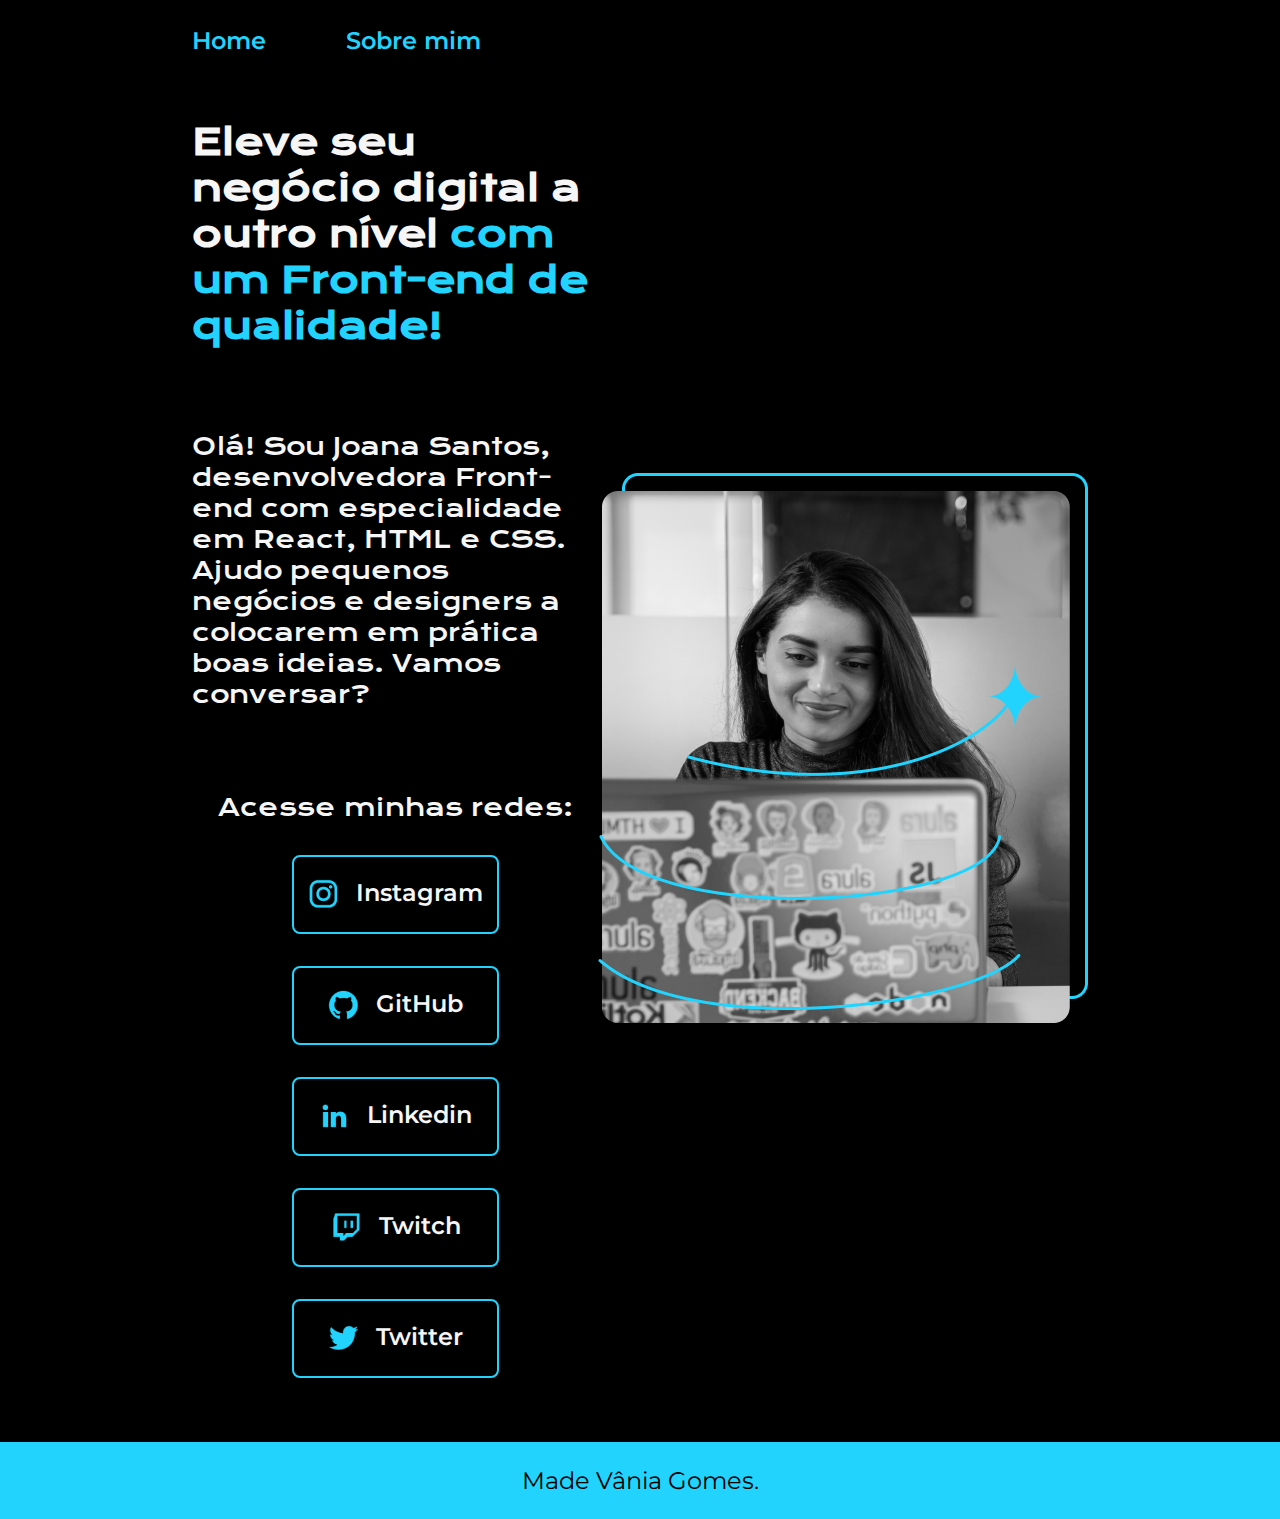
<file: index.html>
<!DOCTYPE html>
<html lang="pt">
<head>
    <meta charset="UTF-8">
    <meta name="viewport" content="width=device-width, initial-scale=1.0">
    <link rel="stylesheet" href="styles/style.css">
    <title>Portifólio</title>
</head>
<body>
    <header class="header">
        <nav class="header__menu">
            <a class="header__menu__link" href="index.html">Home</a>
            <a class="header__menu__link" href="aboutMe.html">Sobre mim</a>
        </nav>
    </header>
    
    <main class="container_main">
        <section class="container__content">
            <h1 class="container__title">Eleve seu negócio digital
                a outro nível <strong class="container__title__strong">com um
                Front-end de qualidade!</strong>
            </h1>
            <p class="container__text">
                Olá! Sou Joana Santos, desenvolvedora Front-end com especialidade em React, HTML e CSS.
                Ajudo pequenos negócios e designers a colocarem em prática boas ideias.
                Vamos conversar?
            </p>
            <div class="container__buttons">
                <h2 class="container__buttons__subtitulo">Acesse minhas redes:</h2>
                <a class="container__buttons__link" href="#">
                    <img src="assets/instagram.png" alt="Ícone do Instagram">
                    Instagram
                </a>
                <a class="container__buttons__link" href="#">
                    <img src="assets/github.png" alt="Ícone do GitHub" >
                    GitHub 
                </a>
                <a class="container__buttons__link" href="#">
                    <img src="assets/linkedin.png" alt="Ícone do Linkedin" >
                    Linkedin
                </a>
                <a class="container__buttons__link" href="#">
                    <img src="assets/twitch.png" alt="Ícone do Twitch" >
                    Twitch
                </a>
                <a class="container__buttons__link" href="#">
                    <img src="assets/twitter.png" alt="Ícone do Twitter" >
                    Twitter
                </a>
            </div>
        </section>
        <img src="assets/img-portifolio.png" alt="Foto da Joana Santos programando">
    </main>

    <footer class="footer">
        <p>Made Vânia Gomes.</p>
    </footer>
</body>
</html>
</file>
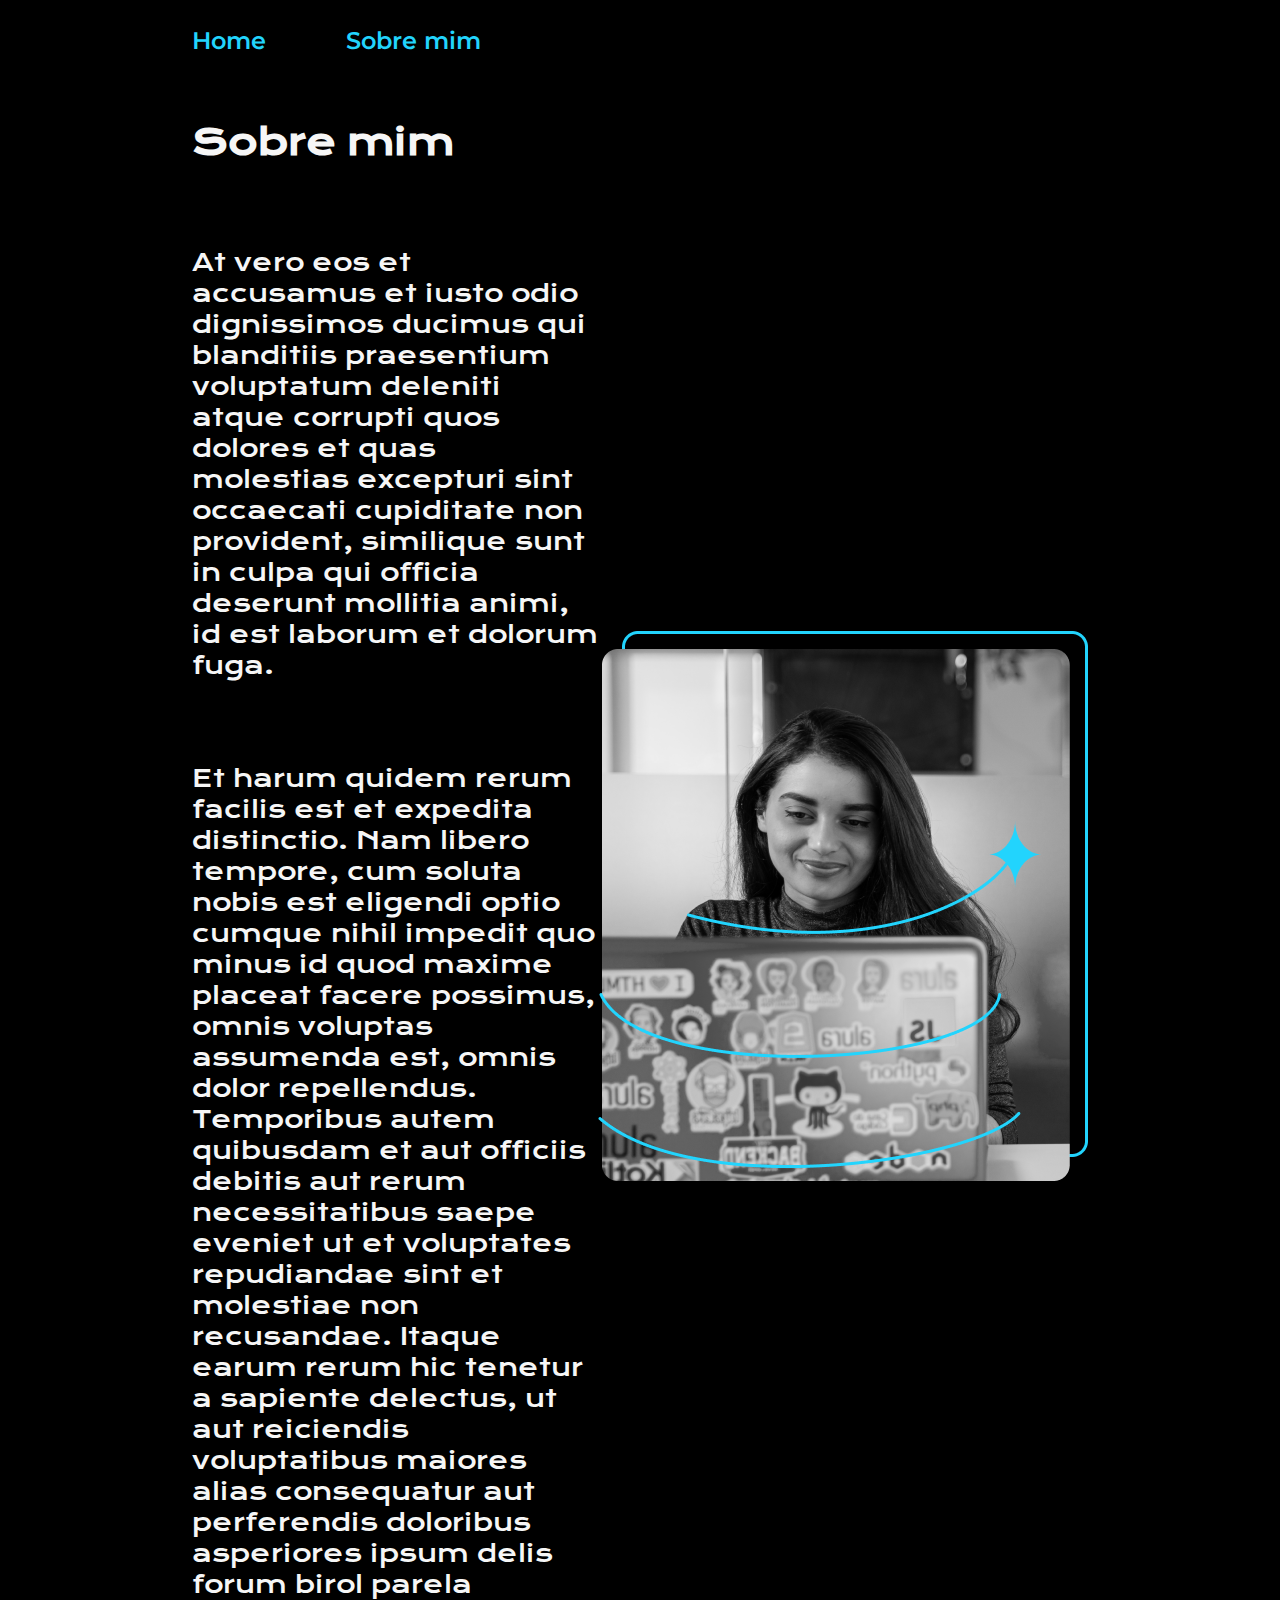
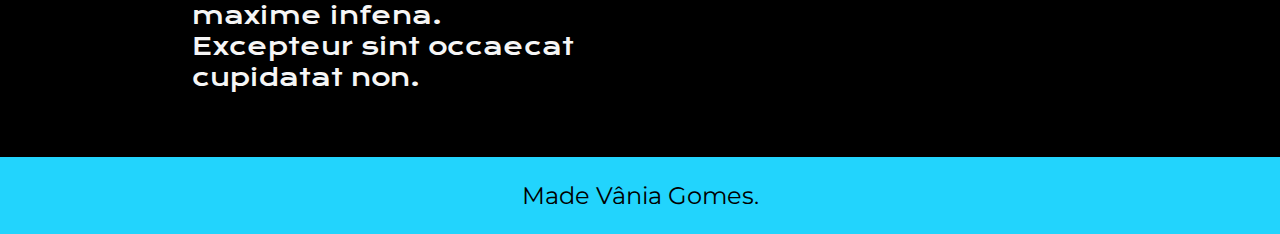
<file: aboutMe.html>
<!DOCTYPE html>
<html lang="pt">
<head>
    <meta charset="UTF-8">
    <meta name="viewport" content="width=device-width, initial-scale=1.0">
    <link rel="stylesheet" href="./styles/style.css">
    <title>Sobre mim</title>
</head>
<body>
    <header class="header">
        <nav class="header__menu">
            <a class="header__menu__link" href="index.html">Home</a>
            <a class="header__menu__link" href="aboutMe.html">Sobre mim</a>
        </nav>
    </header>

    <main class="container_main">
        <section class="container__content">
            <h1 class="container__title">Sobre mim</h1>
            <p class="container__text">At vero eos et accusamus et iusto odio dignissimos ducimus qui blanditiis praesentium voluptatum deleniti atque corrupti quos dolores et quas molestias excepturi sint occaecati cupiditate non provident, similique sunt in culpa qui officia deserunt mollitia animi, id est laborum et dolorum fuga.</p>
            <p class="container__text">Et harum quidem rerum facilis est et expedita distinctio. Nam libero tempore, cum soluta nobis est eligendi optio cumque nihil impedit quo minus id quod maxime placeat facere possimus, omnis voluptas assumenda est, omnis dolor repellendus. Temporibus autem quibusdam et aut officiis debitis aut rerum necessitatibus saepe eveniet ut et voluptates repudiandae sint et molestiae non recusandae. Itaque earum rerum hic tenetur a sapiente delectus, ut aut reiciendis voluptatibus maiores alias consequatur aut perferendis doloribus asperiores ipsum delis forum birol parela maxime infena. Excepteur sint occaecat cupidatat non.</p>
        </section>
        <img src="assets/img-portifolio.png" alt="Foto da Joana Santos programando">
    </main>

    <footer class="footer">
        <p>Made Vânia Gomes.</p>
    </footer>
</body>
</html>
</file>
<file: styles/style.css>
@import url('https://fonts.googleapis.com/css2?family=Krona+One&family=Montserrat:ital,wght@0,100..900;1,100..900&display=swap');

:root {
    --cor-primaria: #000000;
    --cor-secundaria: #F6F6F6;
    --cor-terciaria: #22D4FD;
    --cor-hover: #272727;

    --fonte-primaria: 'Krona One', sans-serif;
    --font-secundaria: 'Montserrat', sans-serif;
}

* {
    margin: 0;
    padding: 0;;
}

body {
    background-color: var(--cor-primaria);
    color: var(--cor-secundaria);
    box-sizing: border-box;
}

.header {
    padding: 2% 0% 0% 15%;
}

.header__menu {
    display: flex;
    gap: 80px;
}

.header__menu__link {
    font-family: var(--font-secundaria);
    font-size: 1.5rem;
    font-weight: 600;
    color: var(--cor-terciaria);
    text-decoration: none;
}

.container_main {
    padding: 5% 15%;
    display: flex;
    align-items: center;
    justify-content: space-between;
}

.container__content {
    width: 50%;
    display: flex;
    flex-direction: column;
    gap: 82px;
}

.container__title {
    font-size: 2.25rem;
    font-family: var(--fonte-primaria);
}

.container__title__strong {
    color: var(--cor-terciaria);
}

.container__text {
    font-size: 1.5rem;
    font-family: var(--fonte-primaria);
}

.container__buttons {
    display: flex;
    flex-direction: column;
    justify-content: space-between;
    align-items: center;
    gap: 32px;
}

.container__buttons__subtitulo {
    font-family: var(--fonte-primaria);
    font-weight: 400;
    font-size: 1.5rem;
}

.container__buttons__link {
    display: flex;
    justify-content: center;
    gap: 16px;
    border: 2px solid #22D4FD;
    width: 50%;
    text-align: center;
    border-radius: 8px;
    font-size: 1.5rem;
    font-weight: 600;
    text-decoration: none;
    color: #F6F6F6;
    font-family: var(--font-secundaria);
    /* Primeiro valor do padding é para vertical e o segundo para horizontal */
    padding: 21.5px 0px;
}

.container__buttons__link:hover {
    background-color: var(--cor-hover);
}

.main-img {
    width: 50%;
}

.footer {
    padding: 24px;
    color: var(--cor-primaria);
    background-color: var(--cor-terciaria);
    text-align: center;
    font-family: var(--font-secundaria);
    font-size: 1.5rem;
    font-weight: 400;
}

@media (max-width: 1200px) {
    .header {
        padding: 6%;
    }

    .header__menu {
        justify-content: center;
    }

    .container_main {
        flex-direction: column-reverse;
        padding: 5%;
    }

    .container__content {
        width: auto;
    }
}
</file>
